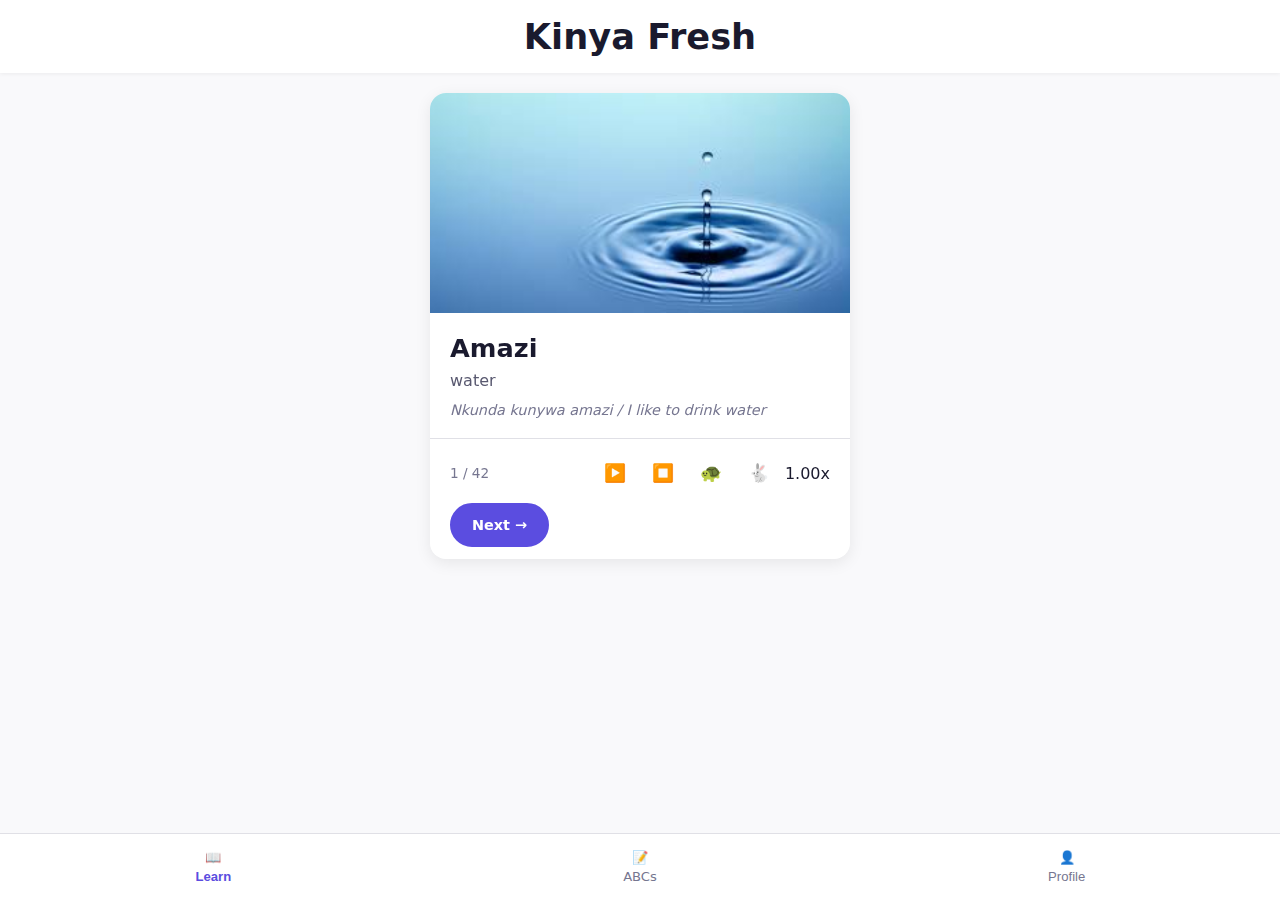
<file: index.html>
<!DOCTYPE html>
<html lang="en">
<head>
    <meta charset="UTF-8">
    <meta name="viewport" content="width=device-width, initial-scale=1.0">
    <title>Kinyarwanda Vocabulary</title>
    <link rel="icon" type="image/svg+xml" href="images/favicon.svg">
    <link rel="icon" href="images/favicon.ico" type="image/x-icon">
    <link rel="stylesheet" href="styles.css">
</head>
<body>

<header class="top-nav">
    <h1>Kinya Fresh</h1>

</header>

<main class="content">
    <div id="word-container">
    </div>
</main>

<nav class="bottom-nav">
    <button class="nav-btn active" data-tab="learn">📖<span>Learn</span></button>
    <a class="nav-btn" data-tab="exercise" href="./ABCs/ABCs.html">📝<span>ABCs</span></a>
    <button class="nav-btn" data-tab="profile">👤<span>Profile</span></button>
</nav>
<script src="audioControls.js"></script>
<script src="app.js"></script>
</body>
</html>
</file>
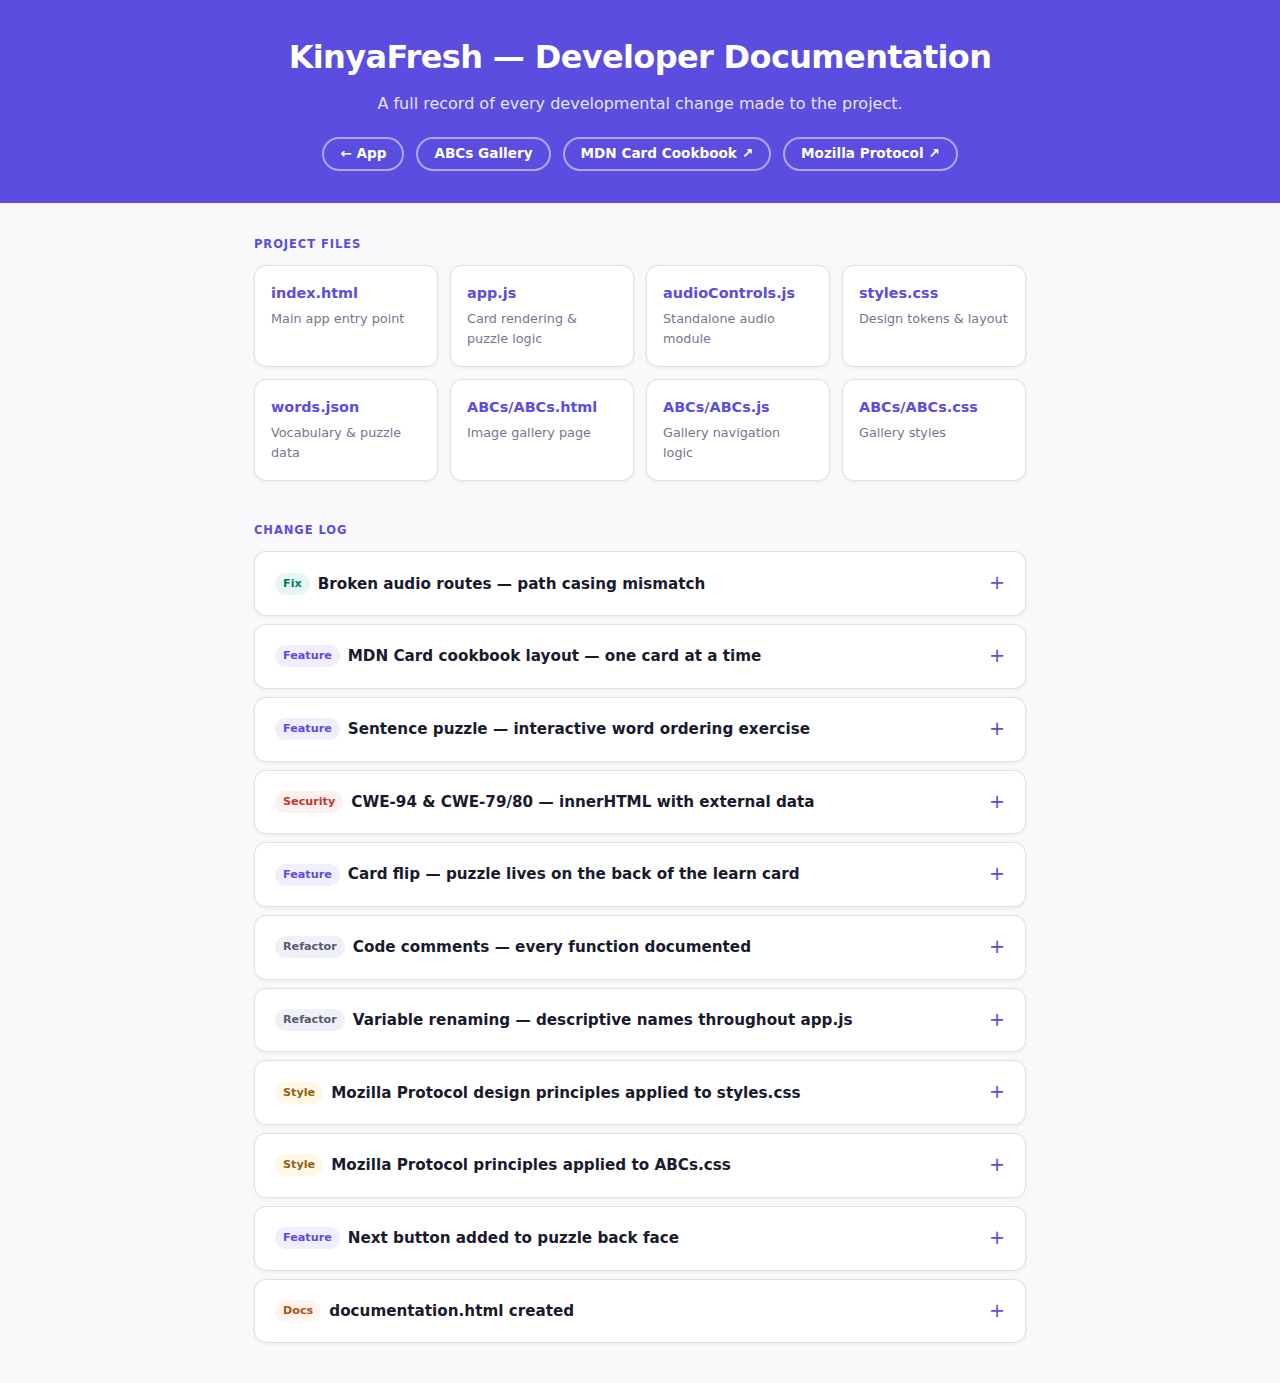
<file: documentation.html>
<!DOCTYPE html>
<html lang="en">
<head>
  <meta charset="UTF-8">
  <meta name="viewport" content="width=device-width, initial-scale=1.0">
  <title>KinyaFresh — Developer Documentation</title>
  <style>
    /* ── Design tokens (mirrored from styles.css) ─────────── */
    :root {
      --color-primary:        #5b4de0;
      --color-primary-hover:  #4a3dbf;
      --color-primary-tint:   #f0eeff;
      --color-primary-border: #c4bef5;
      --color-success:        #007a5e;
      --color-success-bg:     #e6f7f3;
      --color-error:          #c0392b;
      --color-error-bg:       #fdf0ef;
      --color-warning:        #b7510a;
      --color-warning-bg:     #fff4ee;
      --color-bg:             #f9f9fb;
      --color-surface:        #ffffff;
      --color-border:         #e0e0e6;
      --color-text:           #1a1a2e;
      --color-text-secondary: #595970;
      --color-text-muted:     #767690;
      --space-1: 4px;  --space-2: 8px;   --space-3: 12px;
      --space-4: 16px; --space-5: 20px;  --space-6: 24px;
      --space-8: 32px; --space-10: 40px;
      --radius-sm: 8px; --radius-md: 12px; --radius-lg: 16px;
      --shadow-sm: 0 1px 4px rgba(0,0,0,.06);
      --shadow-md: 0 4px 16px rgba(0,0,0,.08);
      --font-base: 'Segoe UI', system-ui, -apple-system, sans-serif;
    }

    *, *::before, *::after { box-sizing: border-box; margin: 0; padding: 0; }
    html, body { height: 100%; }
    body {
      font-family: var(--font-base);
      background: var(--color-bg);
      color: var(--color-text);
      line-height: 1.6;
    }

    :focus-visible {
      outline: 3px solid var(--color-primary);
      outline-offset: 2px;
      border-radius: var(--radius-sm);
    }

    /* ── Header ─────────────────────────────────────────────── */
    .doc-header {
      background: var(--color-primary);
      color: #fff;
      padding: var(--space-8) var(--space-6);
      text-align: center;
    }
    .doc-header h1 { font-size: 2rem; font-weight: 700; letter-spacing: -.02em; }
    .doc-header p  { margin-top: var(--space-2); font-size: 1rem; opacity: .85; }
    .doc-header nav { margin-top: var(--space-5); display: flex; justify-content: center; gap: var(--space-3); flex-wrap: wrap; }
    .doc-header nav a {
      color: #fff;
      text-decoration: none;
      border: 2px solid rgba(255,255,255,.5);
      border-radius: 999px;
      padding: var(--space-1) var(--space-4);
      font-size: .85rem;
      font-weight: 600;
      transition: background .15s, border-color .15s;
    }
    .doc-header nav a:hover { background: rgba(255,255,255,.15); border-color: #fff; }

    /* ── Layout ─────────────────────────────────────────────── */
    .doc-body {
      max-width: 820px;
      margin: var(--space-8) auto;
      padding: 0 var(--space-6) var(--space-10);
    }

    /* ── Section label ──────────────────────────────────────── */
    .section-label {
      font-size: .72rem;
      font-weight: 700;
      text-transform: uppercase;
      letter-spacing: .08em;
      color: var(--color-primary);
      margin-bottom: var(--space-3);
      margin-top: var(--space-8);
    }

    /* ── Accordion ──────────────────────────────────────────── */
    .accordion { display: flex; flex-direction: column; gap: var(--space-2); }

    details {
      background: var(--color-surface);
      border: 1px solid var(--color-border);
      border-radius: var(--radius-md);
      box-shadow: var(--shadow-sm);
      overflow: hidden;
    }
    details[open] { box-shadow: var(--shadow-md); }

    summary {
      display: flex;
      align-items: center;
      justify-content: space-between;
      padding: var(--space-4) var(--space-5);
      cursor: pointer;
      font-weight: 600;
      font-size: .95rem;
      color: var(--color-text);
      list-style: none;
      gap: var(--space-3);
      user-select: none;
    }
    summary::-webkit-details-marker { display: none; }
    summary::after {
      content: '+';
      font-size: 1.2rem;
      font-weight: 400;
      color: var(--color-primary);
      flex-shrink: 0;
      transition: transform .2s;
    }
    details[open] summary::after { content: '−'; }

    .summary-meta {
      display: flex;
      align-items: center;
      gap: var(--space-2);
      flex: 1;
    }
    .badge {
      font-size: .7rem;
      font-weight: 700;
      padding: 2px var(--space-2);
      border-radius: 999px;
      white-space: nowrap;
      flex-shrink: 0;
    }
    .badge--feature  { background: var(--color-primary-tint); color: var(--color-primary); }
    .badge--fix      { background: var(--color-success-bg);   color: var(--color-success); }
    .badge--security { background: var(--color-error-bg);     color: var(--color-error);   }
    .badge--style    { background: #fff8e6;                   color: #92600a;              }
    .badge--refactor { background: #f0f0f8;                   color: var(--color-text-secondary); }
    .badge--docs     { background: var(--color-warning-bg);   color: var(--color-warning); }

    /* ── Accordion content ──────────────────────────────────── */
    .accordion-body {
      padding: 0 var(--space-5) var(--space-5);
      border-top: 1px solid var(--color-border);
      font-size: .9rem;
      color: var(--color-text-secondary);
    }
    .accordion-body p  { margin-top: var(--space-3); }
    .accordion-body ul { margin-top: var(--space-3); padding-left: var(--space-5); display: flex; flex-direction: column; gap: var(--space-1); }
    .accordion-body li { line-height: 1.55; }

    .accordion-body h4 {
      margin-top: var(--space-4);
      font-size: .8rem;
      font-weight: 700;
      text-transform: uppercase;
      letter-spacing: .06em;
      color: var(--color-text-muted);
    }

    code {
      font-family: 'Menlo', 'Consolas', monospace;
      font-size: .82rem;
      background: var(--color-primary-tint);
      color: var(--color-primary);
      padding: 1px 5px;
      border-radius: 4px;
    }

    pre {
      margin-top: var(--space-3);
      background: #1a1a2e;
      color: #e0e0f0;
      padding: var(--space-4);
      border-radius: var(--radius-sm);
      font-size: .8rem;
      overflow-x: auto;
      line-height: 1.6;
    }

    .file-tag {
      display: inline-block;
      font-size: .72rem;
      font-weight: 600;
      background: var(--color-bg);
      border: 1px solid var(--color-border);
      border-radius: 4px;
      padding: 1px 6px;
      color: var(--color-text-muted);
      margin-right: var(--space-1);
    }

    /* ── Reference links ────────────────────────────────────── */
    .ref-link {
      display: inline-flex;
      align-items: center;
      gap: 4px;
      color: var(--color-primary);
      font-size: .82rem;
      font-weight: 600;
      text-decoration: none;
      margin-top: var(--space-3);
    }
    .ref-link:hover { text-decoration: underline; }

    /* ── File index ─────────────────────────────────────────── */
    .file-grid {
      display: grid;
      grid-template-columns: repeat(auto-fill, minmax(180px, 1fr));
      gap: var(--space-3);
      margin-top: var(--space-3);
    }
    .file-card {
      background: var(--color-surface);
      border: 1px solid var(--color-border);
      border-radius: var(--radius-md);
      padding: var(--space-4);
      text-decoration: none;
      color: var(--color-text);
      box-shadow: var(--shadow-sm);
      transition: box-shadow .15s, transform .15s;
    }
    .file-card:hover { box-shadow: var(--shadow-md); transform: translateY(-2px); }
    .file-card .file-name { font-weight: 700; font-size: .9rem; color: var(--color-primary); }
    .file-card .file-desc { font-size: .8rem; color: var(--color-text-muted); margin-top: var(--space-1); }

    @media (prefers-reduced-motion: reduce) {
      details, summary::after, .file-card { transition: none; }
    }
  </style>
</head>
<body>

<!-- ── Header ──────────────────────────────────────────────── -->
<header class="doc-header">
  <h1>KinyaFresh — Developer Documentation</h1>
  <p>A full record of every developmental change made to the project.</p>
  <nav>
    <a href="index.html">← App</a>
    <a href="ABCs/ABCs.html">ABCs Gallery</a>
    <a href="https://developer.mozilla.org/en-US/docs/Web/CSS/How_to/Layout_cookbook/Card" target="_blank" rel="noopener">MDN Card Cookbook ↗</a>
    <a href="https://protocol.mozilla.org/docs/fundamentals/principles" target="_blank" rel="noopener">Mozilla Protocol ↗</a>
  </nav>
</header>

<main class="doc-body">

  <!-- ── Project files ───────────────────────────────────── -->
  <p class="section-label">Project Files</p>
  <div class="file-grid">
    <a class="file-card" href="index.html">
      <div class="file-name">index.html</div>
      <div class="file-desc">Main app entry point</div>
    </a>
    <a class="file-card" href="app.js">
      <div class="file-name">app.js</div>
      <div class="file-desc">Card rendering &amp; puzzle logic</div>
    </a>
    <a class="file-card" href="audioControls.js">
      <div class="file-name">audioControls.js</div>
      <div class="file-desc">Standalone audio module</div>
    </a>
    <a class="file-card" href="styles.css">
      <div class="file-name">styles.css</div>
      <div class="file-desc">Design tokens &amp; layout</div>
    </a>
    <a class="file-card" href="words.json">
      <div class="file-name">words.json</div>
      <div class="file-desc">Vocabulary &amp; puzzle data</div>
    </a>
    <a class="file-card" href="ABCs/ABCs.html">
      <div class="file-name">ABCs/ABCs.html</div>
      <div class="file-desc">Image gallery page</div>
    </a>
    <a class="file-card" href="ABCs/ABCs.js">
      <div class="file-name">ABCs/ABCs.js</div>
      <div class="file-desc">Gallery navigation logic</div>
    </a>
    <a class="file-card" href="ABCs/ABCs.css">
      <div class="file-name">ABCs/ABCs.css</div>
      <div class="file-desc">Gallery styles</div>
    </a>
  </div>

  <!-- ── Change log ──────────────────────────────────────── -->
  <p class="section-label" style="margin-top: var(--space-10);">Change Log</p>
  <div class="accordion">

    <!-- 1 -->
    <details>
      <summary>
        <span class="summary-meta">
          <span class="badge badge--fix">Fix</span>
          Broken audio routes — path casing mismatch
        </span>
      </summary>
      <div class="accordion-body">
        <h4>Problem</h4>
        <p>All 42 entries in <code>words.json</code> referenced <code>audio/</code> (lowercase) but the folder on disk is <code>Audio/</code> (uppercase). On case-sensitive file systems (Linux, most servers) this silently breaks every audio file.</p>
        <h4>Files changed</h4>
        <ul>
          <li><span class="file-tag">words.json</span> All <code>"audio/…"</code> paths corrected to <code>"Audio/…"</code> using a <code>sed</code> in-place replacement.</li>
        </ul>
        <h4>Additional finding</h4>
        <p>Only 7 of 42 mp3 files exist in <code>/Audio</code> (water, dog, cat, cow, goat, sheep, chicken). The remaining 35 words reference mp3 files that have not yet been recorded.</p>
      </div>
    </details>

    <!-- 2 -->
    <details>
      <summary>
        <span class="summary-meta">
          <span class="badge badge--feature">Feature</span>
          MDN Card cookbook layout — one card at a time
        </span>
      </summary>
      <div class="accordion-body">
        <h4>What changed</h4>
        <p>The original layout rendered all 42 words as a scrollable list. This was replaced with a single-card-at-a-time view based on the <a class="ref-link" href="https://developer.mozilla.org/en-US/docs/Web/CSS/How_to/Layout_cookbook/Card" target="_blank" rel="noopener">MDN Card Layout Cookbook ↗</a>.</p>
        <h4>Implementation</h4>
        <ul>
          <li><span class="file-tag">styles.css</span> <code>.word-card</code> switched from <code>display:flex</code> to <code>display:grid</code> with <code>grid-template-rows: max-content 1fr max-content</code> — image row, body row (stretches), footer row (always pinned).</li>
          <li><span class="file-tag">app.js</span> <code>showLearn()</code> rewritten to render only <code>words[currentIndex]</code>. Added <code>currentIndex</code> state variable, a progress counter (<code>1 / 42</code>), and a Next → / Start Over button in the card footer.</li>
        </ul>
        <pre>grid-template-rows: max-content 1fr max-content;</pre>
      </div>
    </details>

    <!-- 3 -->
    <details>
      <summary>
        <span class="summary-meta">
          <span class="badge badge--feature">Feature</span>
          Sentence puzzle — interactive word ordering exercise
        </span>
      </summary>
      <div class="accordion-body">
        <h4>What changed</h4>
        <p>Each word card gained an interactive puzzle section. The user is shown an English sentence and must tap shuffled Kinyarwanda word chips into the correct order.</p>
        <h4>Files changed</h4>
        <ul>
          <li><span class="file-tag">words.json</span> Every entry gained a <code>puzzle</code> object: <code>{ "en": "…", "kiny": ["token1", "token2", …] }</code> where <code>kiny</code> is the correct token order.</li>
          <li><span class="file-tag">app.js</span> New <code>buildPuzzle()</code> function renders the puzzle below the learn card. Chips are shuffled on every load. Tapping a chip moves it to the answer zone; tapping a placed chip returns it to the pool. Check ✓ validates order; Reset clears the answer.</li>
          <li><span class="file-tag">styles.css</span> Added <code>.puzzle-card</code>, <code>.puzzle-answer-zone</code>, <code>.puzzle-chips</code>, <code>.chip</code>, and feedback state classes (<code>.chip--correct</code>, <code>.chip--wrong</code>).</li>
        </ul>
      </div>
    </details>

    <!-- 4 -->
    <details>
      <summary>
        <span class="summary-meta">
          <span class="badge badge--security">Security</span>
          CWE-94 &amp; CWE-79/80 — innerHTML with external data
        </span>
      </summary>
      <div class="accordion-body">
        <h4>Vulnerability</h4>
        <p>The original <code>showLearn()</code> and <code>buildPuzzle()</code> used <code>innerHTML</code> template literals to inject data from <code>words.json</code> directly into the DOM. If any field contained script-like markup (e.g. <code>&lt;img src=x onerror=alert(1)&gt;</code>) it would execute — CWE-94 (code injection) and CWE-79/80 (XSS).</p>
        <h4>Fix</h4>
        <ul>
          <li><span class="file-tag">app.js</span> All <code>innerHTML</code> data assignments replaced with <code>document.createElement</code> + <code>textContent</code>. A helper <code>createElement(tagName, cssClass)</code> was introduced to keep the code concise.</li>
          <li>Container-clearing calls (<code>innerHTML = ''</code>) replaced with <code>replaceChildren()</code>, which removes child nodes via the DOM API without invoking the HTML parser.</li>
        </ul>
        <pre>// Before (unsafe)
card.innerHTML = `&lt;div&gt;${item.word}&lt;/div&gt;`;

// After (safe)
const wordTitle = createElement('div', 'word-title');
wordTitle.textContent = currentWord.word;</pre>
        <a class="ref-link" href="https://owasp.org/www-community/attacks/Code_Injection" target="_blank" rel="noopener">OWASP Code Injection ↗</a>
      </div>
    </details>

    <!-- 5 -->
    <details>
      <summary>
        <span class="summary-meta">
          <span class="badge badge--feature">Feature</span>
          Card flip — puzzle lives on the back of the learn card
        </span>
      </summary>
      <div class="accordion-body">
        <h4>What changed</h4>
        <p>The puzzle was previously rendered as a separate card below the learn card. It was moved to the back face of the same card using a CSS 3D flip animation.</p>
        <h4>Implementation</h4>
        <ul>
          <li><span class="file-tag">styles.css</span> Added <code>.flip-card</code> (perspective wrapper), <code>.flip-inner</code> (rotates on <code>.is-flipped</code>), and <code>.flip-face</code> / <code>.flip-front</code> / <code>.flip-back</code> with <code>backface-visibility: hidden</code>.</li>
          <li><span class="file-tag">app.js</span> <code>showLearn()</code> wraps both faces in a single <code>.flip-card</code>. "Practice →" adds <code>.is-flipped</code>; "← Back" removes it and resets puzzle state.</li>
        </ul>
        <pre>.flip-card.is-flipped .flip-inner {
  transform: rotateY(180deg);
}</pre>
      </div>
    </details>

    <!-- 6 -->
    <details>
      <summary>
        <span class="summary-meta">
          <span class="badge badge--refactor">Refactor</span>
          Code comments — every function documented
        </span>
      </summary>
      <div class="accordion-body">
        <h4>What changed</h4>
        <p>All functions in <code>app.js</code> were given descriptive comments explaining their purpose, parameters, and key behaviours.</p>
        <ul>
          <li><code>shuffle</code> — Fisher-Yates algorithm, returns a new array</li>
          <li><code>createElement</code> — shorthand DOM factory</li>
          <li><code>showLearn</code> — flip-card structure, face roles, button behaviours</li>
          <li><code>buildPuzzle</code> — <code>placed</code>/<code>shuffled</code> relationship, zone roles, <code>onBack</code> callback</li>
          <li><code>renderChipPool</code> / <code>renderAnswerZone</code> — chip movement logic</li>
          <li>All event handlers — what state they mutate and what side effect they trigger</li>
        </ul>
      </div>
    </details>

    <!-- 7 -->
    <details>
      <summary>
        <span class="summary-meta">
          <span class="badge badge--refactor">Refactor</span>
          Variable renaming — descriptive names throughout app.js
        </span>
      </summary>
      <div class="accordion-body">
        <h4>What changed</h4>
        <p>All terse or ambiguous variable names were replaced with descriptive ones. Key renames:</p>
        <ul>
          <li><code>r</code> → <code>response</code></li>
          <li><code>arr</code> → <code>inputArray</code></li>
          <li><code>a</code> → <code>shuffledCopy</code></li>
          <li><code>i</code>, <code>j</code> (shuffle) → <code>currentPos</code>, <code>randomPos</code></li>
          <li><code>el</code> → <code>createElement</code></li>
          <li><code>e</code> → <code>element</code>, <code>tag</code> → <code>tagName</code>, <code>className</code> → <code>cssClass</code></li>
          <li><code>item</code> → <code>currentWord</code></li>
          <li><code>data</code> → <code>vocabularyData</code></li>
          <li><code>puzzle</code> (param) → <code>puzzleData</code></li>
          <li><code>placed</code> → <code>placedChipIndices</code></li>
          <li><code>shuffled</code> → <code>shuffledTokens</code></li>
          <li><code>chipsZone</code> → <code>chipPool</code></li>
          <li><code>enDiv</code> → <code>englishSentence</code></li>
          <li><code>feedback</code> → <code>feedbackMessage</code></li>
          <li><code>idx</code>, <code>pos</code> → <code>chipIndex</code>, <code>placedPosition</code></li>
          <li><code>t</code>, <code>c</code> → <code>token</code>, <code>chip</code></li>
        </ul>
      </div>
    </details>

    <!-- 8 -->
    <details>
      <summary>
        <span class="summary-meta">
          <span class="badge badge--style">Style</span>
          Mozilla Protocol design principles applied to styles.css
        </span>
      </summary>
      <div class="accordion-body">
        <h4>Principles applied</h4>
        <p>Based on the <a class="ref-link" href="https://protocol.mozilla.org/docs/fundamentals/principles" target="_blank" rel="noopener">Mozilla Protocol Design Principles ↗</a>:</p>
        <ul>
          <li><strong>Design for clarity</strong> — three-level type hierarchy: <code>--color-text</code>, <code>--color-text-secondary</code>, <code>--color-text-muted</code>.</li>
          <li><strong>Design for inclusion</strong> — all text colours verified at WCAG AA (4.5:1). <code>--muted: #b2bec3</code> (2.6:1, fail) replaced with <code>#595970</code> (5.9:1, pass). Success/error colours darkened to pass AA. <code>:focus-visible</code> ring added globally. All buttons enforce <code>min-height: 44px</code>.</li>
          <li><strong>Design with purpose</strong> — semantic token names: <code>--color-success</code>, <code>--color-error</code>, <code>--color-warning</code> with matching <code>-bg</code> variants for feedback states.</li>
          <li><strong>Be consistent</strong> — single token set shared across <code>styles.css</code> and <code>ABCs/ABCs.css</code>. Spacing uses a 4-point scale (<code>--space-1</code> through <code>--space-6</code>).</li>
          <li><strong>Reduce cognitive load</strong> — explicit button hierarchy: primary (filled), secondary (outlined), ghost (border only).</li>
        </ul>
        <h4>Tokens added</h4>
        <pre>--color-primary-tint:   #f0eeff;
--color-primary-border: #c4bef5;
--color-success:        #007a5e;
--color-error:          #c0392b;
--color-warning:        #b7510a;</pre>
      </div>
    </details>

    <!-- 9 -->
    <details>
      <summary>
        <span class="summary-meta">
          <span class="badge badge--style">Style</span>
          Mozilla Protocol principles applied to ABCs.css
        </span>
      </summary>
      <div class="accordion-body">
        <h4>What changed</h4>
        <p><code>ABCs/ABCs.css</code> was rewritten to share the same token system as <code>styles.css</code>, making both pages visually consistent.</p>
        <ul>
          <li>All raw hex values replaced with tokens.</li>
          <li><code>.nav-btn</code> (gallery arrows) aligned to the same primary button style as the main app.</li>
          <li><code>.view-toggle</code> and <code>.back-link</code> use ghost/secondary button patterns.</li>
          <li><code>.abc-card:hover</code> uses <code>translateY(-2px)</code> + <code>box-shadow</code> elevation instead of a scale transform — less disorienting.</li>
          <li><code>prefers-reduced-motion</code> disables all transitions.</li>
          <li>44px touch targets enforced on all interactive elements.</li>
        </ul>
      </div>
    </details>

    <!-- 10 -->
    <details>
      <summary>
        <span class="summary-meta">
          <span class="badge badge--feature">Feature</span>
          Next button added to puzzle back face
        </span>
      </summary>
      <div class="accordion-body">
        <h4>What changed</h4>
        <p>The puzzle back face had no way to advance to the next word without flipping back to the front first. A Next → / Start Over button was added to the puzzle footer, matching the front card's behaviour exactly.</p>
        <ul>
          <li><span class="file-tag">app.js</span> <code>buildPuzzle()</code> now creates a <code>nextBtn</code> in <code>puzzleFooter</code> that increments <code>currentIndex</code> and calls <code>showLearn()</code>.</li>
          <li><span class="file-tag">app.js</span> A <code>puzzleHeader</code> was added to the back face showing the word title and progress counter, mirroring the front card's image area for structural consistency.</li>
        </ul>
      </div>
    </details>

    <!-- 11 -->
    <details>
      <summary>
        <span class="summary-meta">
          <span class="badge badge--docs">Docs</span>
          documentation.html created
        </span>
      </summary>
      <div class="accordion-body">
        <h4>What changed</h4>
        <p>This file. A standalone documentation page was created to record all developmental changes to the project.</p>
        <ul>
          <li>Uses the same design token system as <code>styles.css</code> — no external dependencies.</li>
          <li>Native HTML <code>&lt;details&gt;</code> / <code>&lt;summary&gt;</code> elements used for accordions — no JavaScript required.</li>
          <li>Badges categorise each change: Feature, Fix, Security, Style, Refactor, Docs.</li>
          <li>File index links directly to every project file.</li>
          <li>Header nav links to the live app, ABCs gallery, MDN Card Cookbook, and Mozilla Protocol.</li>
        </ul>
      </div>
    </details>

  </div><!-- /.accordion -->
</main>

</body>
</html>
</file>
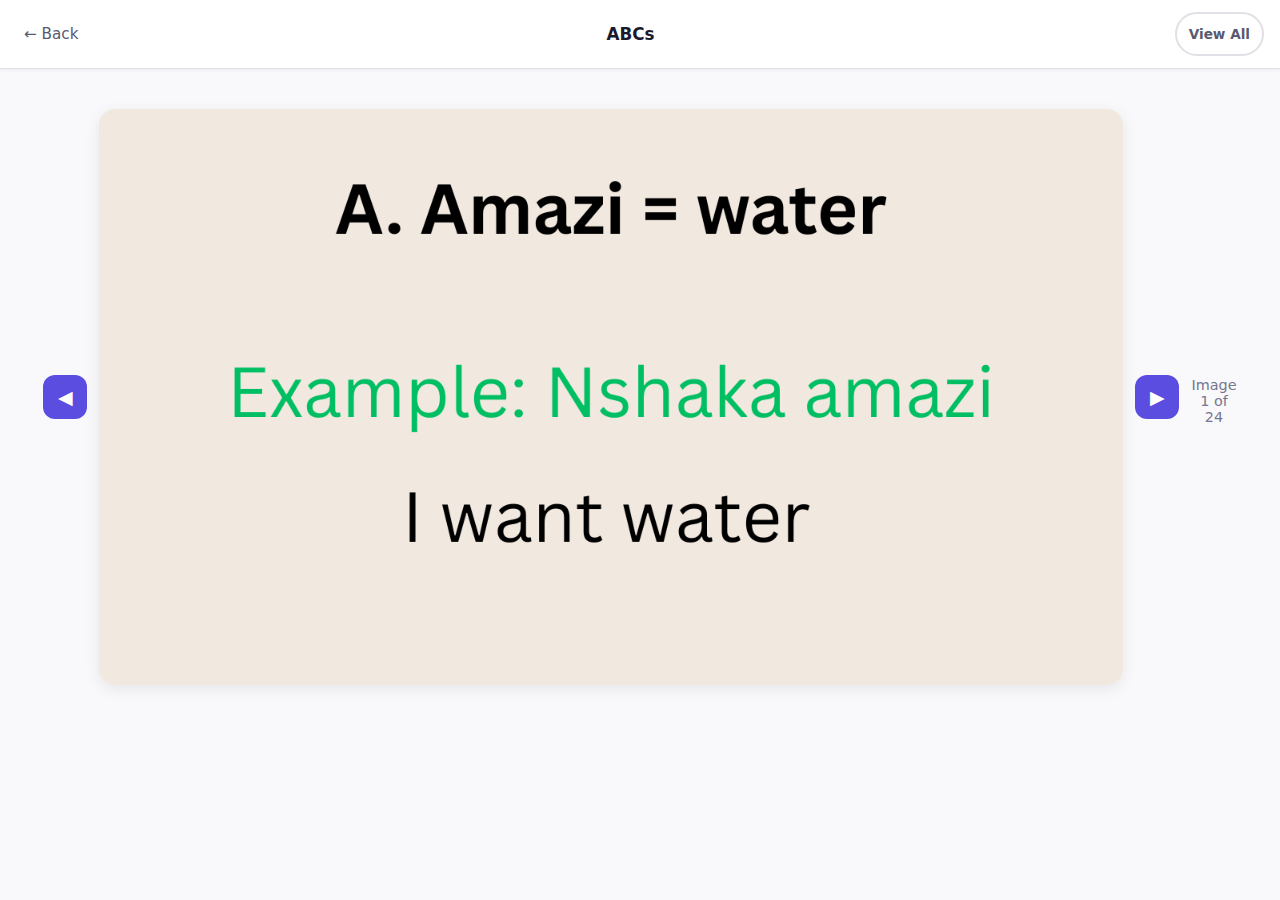
<file: ABCs/ABCs.html>
<!doctype html>
<html lang="en">
<head>
  <meta charset="utf-8" />
  <meta name="viewport" content="width=device-width,initial-scale=1" />
  <title>ABCs — KinyaFresh</title>
  <link rel="stylesheet" href="ABCs.css" />
</head>
<body>
  <header class="abc-header">
    <a class="back-link" href="../index.html">← Back</a>
    <h1 class="abc-title">ABCs</h1>
    <button id="toggle-view" class="view-toggle">View All</button>
  </header>

  <main class="abc-main">
    <div id="single-view" class="single-view" aria-live="polite">
      <button id="prev" class="nav-btn">◀</button>
      <img id="single-img" alt="ABC" />
      <button id="next" class="nav-btn">▶</button>
      <div id="caption" class="caption"></div>
    </div>

    <div id="gallery" class="abc-grid hidden"></div>
  </main>

  <script src="ABCs.js"></script>
</body>
</html>
</file>
<file: styles.css>
/* ── Design tokens ───────────────────────────────────────────
   Single source of truth for colour, spacing, radius and shadow.
   Every value in the file references a token — no raw values.
   Principle: consistency, clarity, purpose (Mozilla Protocol).
──────────────────────────────────────────────────────────── */
:root {
  /* Brand */
  --color-primary:        #5b4de0;   /* slightly darkened for AA contrast on white */
  --color-primary-hover:  #4a3dbf;
  --color-primary-tint:   #f0eeff;   /* answer zone background — primary at low opacity */
  --color-primary-border: #c4bef5;   /* answer zone dashed border — primary at mid opacity */

  /* Semantic feedback colours */
  --color-success:        #007a5e;   /* darkened from #00b894 — passes AA on white */
  --color-success-bg:     #e6f7f3;
  --color-error:          #c0392b;   /* darkened from #d63031 — passes AA on white */
  --color-error-bg:       #fdf0ef;
  --color-warning:        #b7510a;   /* darkened from #e17055 — passes AA on white */
  --color-warning-bg:     #fff4ee;

  /* Neutrals */
  --color-bg:             #f9f9fb;
  --color-surface:        #ffffff;
  --color-border:         #e0e0e6;
  --color-text:           #1a1a2e;   /* near-black — strong contrast */
  --color-text-secondary: #595970;   /* replaces #b2bec3 which failed AA */
  --color-text-muted:     #767690;

  /* Spacing scale (4-point base) */
  --space-1:  4px;
  --space-2:  8px;
  --space-3:  12px;
  --space-4:  16px;
  --space-5:  20px;
  --space-6:  24px;

  /* Radius */
  --radius-sm:  8px;
  --radius-md:  12px;
  --radius-lg:  16px;
  --radius-pill: 999px;

  /* Shadow */
  --shadow-sm:  0 1px 4px rgba(0,0,0,.06);
  --shadow-md:  0 4px 16px rgba(0,0,0,.08);

  /* Touch target minimum (Mozilla / WCAG 2.5.5) */
  --touch-target: 44px;

  /* Typography */
  --font-base: 'Segoe UI', system-ui, -apple-system, sans-serif;
}

/* ── Reset ───────────────────────────────────────────────── */
*, *::before, *::after { box-sizing: border-box; margin: 0; padding: 0; }

/* ── Base ────────────────────────────────────────────────── */
html, body { height: 100%; }
body {
  font-family: var(--font-base);
  background: var(--color-bg);
  color: var(--color-text);
  display: flex;
  flex-direction: column;
  min-height: 100vh;
  padding-bottom: 70px;
}

/* ── Focus ring — visible for keyboard users (Protocol: inclusion) */
:focus-visible {
  outline: 3px solid var(--color-primary);
  outline-offset: 2px;
  border-radius: var(--radius-sm);
}

/* ── Header ──────────────────────────────────────────────── */
.top-nav {
  display: flex;
  align-items: center;
  justify-content: center;
  padding: var(--space-4);
  background: var(--color-surface);
  box-shadow: var(--shadow-sm);
  font-weight: 700;
  font-size: 1.1rem;
  color: var(--color-text);
}

/* ── Main content ────────────────────────────────────────── */
.content {
  flex: 1 1 auto;
  display: flex;
  justify-content: center;
  padding: var(--space-5) var(--space-6);
}

/* ── Word container ──────────────────────────────────────── */
#word-container {
  display: flex;
  flex-direction: column;
  align-items: center;
  gap: var(--space-5);
  width: 100%;
  max-width: 420px;
}

/* ── Flip container ──────────────────────────────────────── */
.flip-card  { width: 100%; perspective: 1200px; }
.flip-inner {
  position: relative;
  width: 100%;
  transition: transform .45s ease;
  transform-style: preserve-3d;
}
.flip-card.is-flipped .flip-inner { transform: rotateY(180deg); }

/* Respect reduced-motion preference (Protocol: inclusion) */
@media (prefers-reduced-motion: reduce) {
  .flip-inner { transition: none; }
}

.flip-face {
  width: 100%;
  backface-visibility: hidden;
  -webkit-backface-visibility: hidden;
  border-radius: var(--radius-lg);
  box-shadow: var(--shadow-md);
  overflow: hidden;
}
.flip-front { position: relative; }
.flip-back  { position: absolute; top: 0; left: 0; transform: rotateY(180deg); }

/* ── Word card (front face) ──────────────────────────────── */
.word-card {
  display: grid;
  grid-template-rows: max-content 1fr max-content;
  background: var(--color-surface);
}

.word-image {
  width: 100%;
  height: 220px;
  object-fit: cover;
}

.card-body {
  padding: var(--space-5);
  display: flex;
  flex-direction: column;
  gap: var(--space-2);
}

.word-title   { font-size: 1.6rem; font-weight: 700; color: var(--color-text); }
.word-meaning { font-size: 1rem;   color: var(--color-text-secondary); }
.word-example { font-size: .9rem;  font-style: italic; color: var(--color-text-muted); margin-top: var(--space-1); }

.card-footer {
  padding: var(--space-3) var(--space-5);
  border-top: 1px solid var(--color-border);
  display: flex;
  align-items: center;
  justify-content: space-between;
  gap: var(--space-2);
  flex-wrap: wrap;
}

.card-progress {
  font-size: .85rem;
  color: var(--color-text-muted);
}

/* ── Button base — shared properties ─────────────────────── */
.btn-next,
.btn-practice,
.btn-back,
.puzzle-reset,
.puzzle-check {
  min-height: var(--touch-target);
  padding: 0 var(--space-5);
  border-radius: var(--radius-pill);
  font-size: .9rem;
  font-weight: 600;
  cursor: pointer;
  transition: background .15s, color .15s, border-color .15s, opacity .15s;
  font-family: var(--font-base);
}

/* Primary button */
.btn-next,
.puzzle-check {
  background: var(--color-primary);
  color: var(--color-surface);
  border: 2px solid var(--color-primary);
}
.btn-next:hover,
.puzzle-check:hover { background: var(--color-primary-hover); border-color: var(--color-primary-hover); }

/* Secondary (outlined) button */
.btn-practice {
  background: transparent;
  color: var(--color-primary);
  border: 2px solid var(--color-primary);
}
.btn-practice:hover { background: var(--color-primary); color: var(--color-surface); }

/* Ghost button */
.btn-back,
.puzzle-reset {
  background: transparent;
  color: var(--color-text-secondary);
  border: 2px solid var(--color-border);
}
.btn-back:hover,
.puzzle-reset:hover { border-color: var(--color-text); color: var(--color-text); }

/* ── Audio controls ──────────────────────────────────────── */
.audio-controls {
  display: flex;
  align-items: center;
  gap: var(--space-1);
}
.audio-controls button {
  min-height: var(--touch-target);
  min-width: var(--touch-target);
  background: transparent;
  border: none;
  cursor: pointer;
  font-size: 1.1rem;
  border-radius: var(--radius-sm);
}

/* ── Puzzle card (back face) ─────────────────────────────── */
.puzzle-card {
  display: grid;
  grid-template-rows: max-content max-content 1fr max-content max-content;
  background: var(--color-surface);
}

.puzzle-prompt {
  padding: var(--space-5) var(--space-5) var(--space-3);
  border-bottom: 1px solid var(--color-border);
}
.puzzle-label {
  font-size: .72rem;
  font-weight: 700;
  text-transform: uppercase;
  letter-spacing: .07em;
  color: var(--color-primary);
}
.puzzle-en {
  font-size: 1.05rem;
  font-weight: 600;
  margin-top: var(--space-1);
  color: var(--color-text);
}

/* Answer zone */
.puzzle-answer-zone {
  min-height: 60px;
  padding: var(--space-3) var(--space-4);
  display: flex;
  flex-wrap: wrap;
  gap: var(--space-2);
  align-items: center;
  background: var(--color-primary-tint);
  border-bottom: 2px dashed var(--color-primary-border);
}
.answer-placeholder {
  font-size: .85rem;
  color: var(--color-text-muted);
  font-style: italic;
}

/* Chip pool */
.puzzle-chips {
  padding: var(--space-4);
  display: flex;
  flex-wrap: wrap;
  gap: var(--space-2);
  border-bottom: 1px solid var(--color-border);
}

/* Chips */
.chip {
  min-height: var(--touch-target);
  padding: 0 var(--space-4);
  background: var(--color-surface);
  border: 2px solid var(--color-primary);
  color: var(--color-primary);
  border-radius: var(--radius-pill);
  font-size: .9rem;
  font-weight: 600;
  cursor: pointer;
  transition: background .12s, color .12s, transform .1s;
  font-family: var(--font-base);
}
.chip:hover          { background: var(--color-primary); color: var(--color-surface); transform: scale(1.04); }
.chip--placed        { background: var(--color-primary); color: var(--color-surface); }
.chip--correct       { background: var(--color-success) !important; border-color: var(--color-success) !important; color: var(--color-surface) !important; }
.chip--wrong         { background: var(--color-error)   !important; border-color: var(--color-error)   !important; color: var(--color-surface) !important; }

/* Puzzle footer */
.puzzle-footer {
  padding: var(--space-3) var(--space-4);
  display: flex;
  justify-content: space-between;
  align-items: center;
  gap: var(--space-2);
}

/* Feedback */
.puzzle-feedback {
  min-height: 32px;
  padding: var(--space-1) var(--space-4) var(--space-3);
  font-size: .9rem;
  font-weight: 600;
  text-align: center;
}
.puzzle-feedback--correct { color: var(--color-success);  background: var(--color-success-bg); }
.puzzle-feedback--wrong   { color: var(--color-error);    background: var(--color-error-bg);   }
.puzzle-feedback--warn    { color: var(--color-warning);  background: var(--color-warning-bg); }

/* ── Bottom navigation ───────────────────────────────────── */
.bottom-nav {
  position: fixed;
  left: 0; right: 0; bottom: 0;
  display: flex;
  background: var(--color-surface);
  border-top: 1px solid var(--color-border);
  padding: var(--space-2) 0;
}
.nav-btn {
  flex: 1;
  min-height: var(--touch-target);
  border: none;
  background: none;
  padding: var(--space-2) var(--space-1);
  display: flex;
  flex-direction: column;
  align-items: center;
  justify-content: center;
  color: var(--color-text-muted);
  font-size: .82rem;
  cursor: pointer;
  text-decoration: none;
  gap: var(--space-1);
  transition: color .15s;
}
.nav-btn.active { color: var(--color-primary); font-weight: 700; }
.nav-btn:hover  { color: var(--color-primary); }
</file>
<file: ABCs/ABCs.css>
/* Inherits the same token system defined in styles.css.
   Tokens are redeclared here so ABCs.html works as a standalone page. */
:root {
  --color-primary:        #5b4de0;
  --color-primary-hover:  #4a3dbf;
  --color-bg:             #f9f9fb;
  --color-surface:        #ffffff;
  --color-border:         #e0e0e6;
  --color-text:           #1a1a2e;
  --color-text-secondary: #595970;
  --color-text-muted:     #767690;
  --shadow-sm:            0 1px 4px rgba(0,0,0,.06);
  --shadow-md:            0 4px 16px rgba(0,0,0,.08);
  --radius-sm:            8px;
  --radius-md:            12px;
  --radius-lg:            16px;
  --radius-pill:          999px;
  --space-1: 4px;  --space-2: 8px;  --space-3: 12px;
  --space-4: 16px; --space-5: 20px; --space-6: 24px;
  --touch-target: 44px;
  --font-base: 'Segoe UI', system-ui, -apple-system, sans-serif;
}

*, *::before, *::after { box-sizing: border-box; margin: 0; padding: 0; }
html, body { height: 100%; }
body {
  font-family: var(--font-base);
  min-height: 100vh;
  background: var(--color-bg);
  color: var(--color-text);
}

:focus-visible {
  outline: 3px solid var(--color-primary);
  outline-offset: 2px;
  border-radius: var(--radius-sm);
}

/* ── Header ──────────────────────────────────────────────── */
.abc-header {
  display: flex;
  align-items: center;
  gap: var(--space-3);
  padding: var(--space-3) var(--space-4);
  border-bottom: 1px solid var(--color-border);
  background: var(--color-surface);
  box-shadow: var(--shadow-sm);
}
.back-link {
  color: var(--color-text-secondary);
  text-decoration: none;
  font-size: .95rem;
  min-height: var(--touch-target);
  display: flex;
  align-items: center;
  padding: 0 var(--space-2);
  border-radius: var(--radius-sm);
  transition: color .15s;
}
.back-link:hover { color: var(--color-primary); }

.abc-title {
  font-size: 1.05rem;
  font-weight: 700;
  margin: 0 auto;
  color: var(--color-text);
}

.view-toggle {
  min-height: var(--touch-target);
  padding: 0 var(--space-3);
  background: transparent;
  border: 2px solid var(--color-border);
  border-radius: var(--radius-pill);
  cursor: pointer;
  font-size: .85rem;
  font-weight: 600;
  color: var(--color-text-secondary);
  font-family: var(--font-base);
  transition: border-color .15s, color .15s;
}
.view-toggle:hover { border-color: var(--color-primary); color: var(--color-primary); }

/* ── Single image view ───────────────────────────────────── */
.single-view {
  display: flex;
  align-items: center;
  justify-content: center;
  gap: var(--space-3);
  padding: var(--space-5);
  max-width: 960px;
  margin: var(--space-5) auto;
  position: relative;
}
.single-view img {
  max-width: 80vw;
  max-height: 70vh;
  border-radius: var(--radius-lg);
  box-shadow: var(--shadow-md);
}
.caption {
  text-align: center;
  color: var(--color-text-muted);
  margin-top: var(--space-2);
  width: 100%;
  font-size: .9rem;
}

/* Nav arrows — same primary button style as main app */
.nav-btn {
  min-height: var(--touch-target);
  min-width: var(--touch-target);
  background: var(--color-primary);
  color: var(--color-surface);
  border: none;
  border-radius: var(--radius-md);
  cursor: pointer;
  font-size: 1.2rem;
  display: flex;
  align-items: center;
  justify-content: center;
  transition: background .15s;
}
.nav-btn:hover { background: var(--color-primary-hover); }

/* ── Grid view ───────────────────────────────────────────── */
.abc-grid {
  display: grid;
  grid-template-columns: repeat(auto-fill, minmax(140px, 1fr));
  gap: var(--space-3);
  max-width: 960px;
  margin: 0 auto;
  padding: 0 var(--space-4) var(--space-6);
}
.abc-card {
  background: var(--color-surface);
  border-radius: var(--radius-md);
  overflow: hidden;
  display: flex;
  align-items: center;
  justify-content: center;
  padding: var(--space-2);
  box-shadow: var(--shadow-sm);
  cursor: pointer;
  transition: box-shadow .15s, transform .15s;
}
.abc-card:hover { box-shadow: var(--shadow-md); transform: translateY(-2px); }
.abc-card img {
  width: 100%;
  height: 100%;
  object-fit: contain;
  max-height: 140px;
  display: block;
}

/* ── Utility ─────────────────────────────────────────────── */
.hidden { display: none; }

@media (prefers-reduced-motion: reduce) {
  .abc-card, .nav-btn, .view-toggle, .back-link { transition: none; }
}

@media (max-width: 420px) {
  .single-view img { max-width: 92vw; max-height: 60vh; }
  .abc-grid { grid-template-columns: repeat(2, 1fr); }
}
</file>
